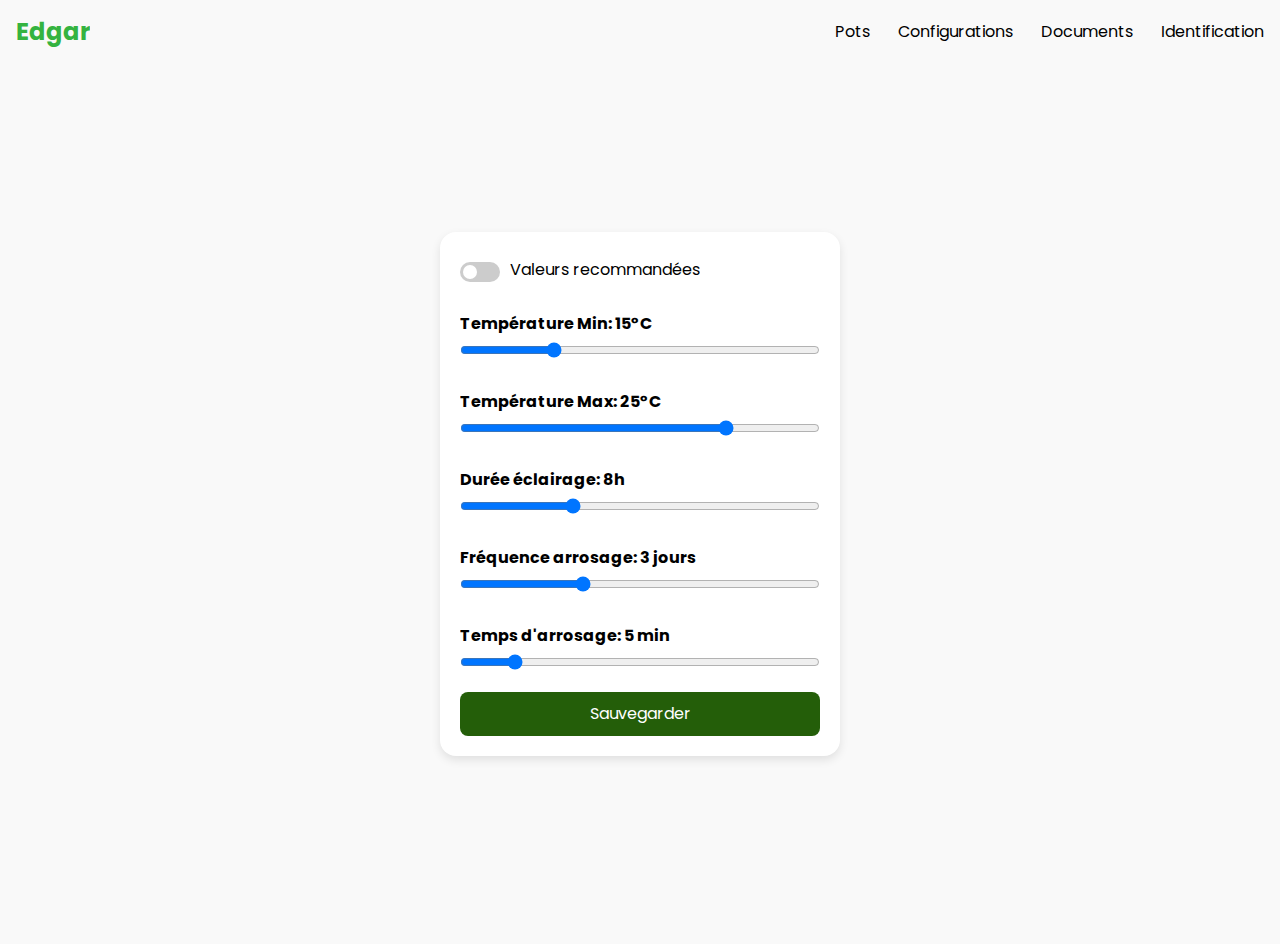
<file: config.html>
<!DOCTYPE html>
<html lang="fr">
  <head>
    <meta charset="UTF-8" />
    <meta name="viewport" content="width=device-width, initial-scale=1.0" />
    <title>Edgar - Le pot de fleur connecté intelligent</title>
    <link rel="icon" type="image/svg+xml" href="./img/favicon.ico" />
    <link
      href="https://fonts.googleapis.com/css2?family=Poppins:wght@400;700&display=swap"
      rel="stylesheet"
    />
    <link rel="stylesheet" href="./styles/styles_vitrine.css" />
    <style>
      html {
        background-color: #f9f9f9;
      }
      .body {
        font-family: "Poppins", sans-serif;
        background-color: #f9f9f9;
        display: flex;
        justify-content: center;
        align-items: center;
        height: 100vh;
        margin: 0 auto;
        flex-direction: column;
        margin-top: -20px;
        margin-bottom: -75px;
      }

      .card {
        margin-left: 40px;
        margin-right: 40px;
        background-color: white;
        border-radius: 16px;
        box-shadow: 0 4px 10px rgba(0, 0, 0, 0.1);
        padding: 20px;
        width: 400px;
        max-width: 90%;
      }

      h1 {
        text-align: center;
      }

      h2 {
        text-align: left;
      }

      .switch-container {
        display: flex;
        align-items: center;
        justify-content: flex-start;
        gap: 10px;
        margin-bottom: 15px;
      }

      .switch {
        position: relative;
        display: inline-block;
        width: 40px;
        height: 20px;
        overflow: hidden;
      }

      .switch input {
        opacity: 0;
        width: 0;
        height: 0;
      }

      .slider {
        position: absolute;
        cursor: pointer;
        top: 0;
        left: 0;
        right: 0;
        bottom: 0;
        background-color: #ccc;
        border-radius: 20px;
        transition: 0.4s;
      }

      .slider:before {
        position: absolute;
        content: "";
        height: 14px;
        width: 14px;
        left: 3px;
        bottom: 3px;
        background-color: white;
        border-radius: 50%;
        transition: 0.4s;
      }

      input:checked + .slider {
        background-color: #245e09;
      }

      input:checked + .slider:before {
        transform: translateX(20px);
      }

      .slider-container {
        margin-bottom: 15px;
      }

      label {
        display: block;
        margin-bottom: 5px;
        font-weight: bold;
      }

      input[type="range"] {
        width: 100%;
      }

      button {
        display: block;
        width: 100%;
        padding: 10px;
        margin-top: 10px;
        border: none;
        background-color: #245e09;
        color: white;
        border-radius: 8px;
        cursor: pointer;
        align-self: flex-start;
      }

      button:hover {
        background-color: #207736;
      }

      .card img {
        width: 100%;
        border-radius: 8px;
        background-color: #eaeaea;
      }

      .title-container {
        display: flex;
        align-items: center;
        justify-content: space-between;
        gap: 10px;
      }

      .title-container h2 {
        margin: 0;
        font-size: 1.5em;
        color: #245e09;
      }

      .icon-hover {
        cursor: pointer;
        transition: transform 0.3s, color 0.3s;
      }

      .icon-hover:hover {
        transform: scale(1.2);
        color: #207736;
      }

      .details {
        display: flex;
        flex-direction: column;
        justify-content: space-between;
      }

      .details h2 {
        margin: 0;
        font-size: 1.5em;
        color: #245e09;
      }

      .details p {
        margin: 5px 0;
        color: #666;
      }

      .metrics {
        display: grid;
        grid-template-columns: repeat(2, 1fr);
        gap: 10px;
        margin-top: 20px;
      }

      .metric {
        width: 90%;
        height: 100px;
        background-color: #f4f4f4;
        padding: 10px;
        border-radius: 8px;
        text-align: center;
      }

      .metric p {
        height: 30px;
        margin-top: 10px;
        color: #666;
      }

      .metric svg {
        display: inline;
        margin-bottom: 0;
        margin-right: 7px;
      }

      .metric span {
        display: block;
        font-size: 1.2em;
        font-weight: bold;
        color: #245e09;
      }

      .status {
        margin-top: 10px;
        display: flex;
        justify-content: space-between;
        align-items: center;
      }

      .status .optimal {
        background-color: #c6ffd3;
        padding: 5px 10px;
        border-radius: 30px;
        color: #207736;
        font-size: 12px;
      }

      .status .date {
        color: #666;
        font-size: 0.9em;
      }

      .mobile-nav {
        position: fixed;
        bottom: 0;
        left: 0;
        width: 100%;
        background-color: white;
        box-shadow: 0 -2px 5px rgba(0, 0, 0, 0.1);
        display: none;
        justify-content: space-around;
        padding: 10px 0;
        z-index: 1000;
      }

      .mobile-nav a {
        display: flex;
        flex-direction: column;
        align-items: center;
        text-decoration: none;
        color: #9c9c9c;
        font-size: 12px;
        transition: color 0.3s;
      }

      .mobile-nav a:hover {
        color: #207736;
      }

      .mobile-nav svg {
        width: 24px;
        height: 24px;
        margin-bottom: 4px;
      }

      .mobile-nav a.active {
        color: #207736;
        font-weight: bold;
      }

      .mobile-nav a.active svg {
        stroke: #207736;
      }

      /* Responsive styles */
      @media (max-width: 768px) {
        .body {
          height: auto;
          padding-top: 20px;
          min-height: 100vh;
          padding-bottom: 80px;
          justify-content: flex-start;
        }

        .card {
          grid-template-columns: 1fr;
          display: flex;
          flex-direction: column;
          margin: auto;
        }

        .metrics {
          grid-template-columns: 1fr 1fr;
        }

        .container {
          display: none;
        }

        .mobile-nav {
          display: flex;
        }

        .container {
          display: none;
        }

        .metric svg {
          display: none;
        }
      }
    </style>
  </head>

  <body class="no-scroll">
    <nav class="container mx-auto px-4 py-4 flex justify-between items-center">
      <a href="./" class="text-2xl font-bold text-edgar-green">Edgar</a>
      <div class="space-x-6">
        <a href="./pot.html" class="hover:text-edgar-green transition-colors"
          >Pots</a
        >
        <a href="./config.html" class="hover:text-edgar-green transition-colors"
          >Configurations</a
        >
        <a href="./docs.html" class="hover:text-edgar-green transition-colors"
          >Documents</a
        >
        <a href="./scan.html" class="hover:text-edgar-green transition-colors"
          >Identification</a
        >
      </div>
    </nav>
    <div class="body">
      <div class="card">
        <div class="switch-container">
          <label class="switch">
            <input
              type="checkbox"
              id="recommendedSwitch"
              onclick="toggleRecommendedValues()"
            />
            <span class="slider"></span>
          </label>
          <span>Valeurs recommandées</span>
        </div>
        <div class="slider-container">
          <label>Température Min: <span id="tempMinValue">15</span>°C</label>
          <input
            type="range"
            id="tempMin"
            min="10"
            max="30"
            value="15"
            oninput="updateValue('tempMin')"
          />
        </div>
        <div class="slider-container">
          <label>Température Max: <span id="tempMaxValue">25</span>°C</label>
          <input
            type="range"
            id="tempMax"
            min="10"
            max="30"
            value="25"
            oninput="updateValue('tempMax')"
          />
        </div>
        <div class="slider-container">
          <label
            >Durée éclairage: <span id="lightDurationValue">8</span>h</label
          >
          <input
            type="range"
            id="lightDuration"
            min="1"
            max="24"
            value="8"
            oninput="updateValue('lightDuration')"
          />
        </div>
        <div class="slider-container">
          <label
            >Fréquence arrosage:
            <span id="wateringFreqValue">3</span> jours</label
          >
          <input
            type="range"
            id="wateringFreq"
            min="1"
            max="7"
            value="3"
            oninput="updateValue('wateringFreq')"
          />
        </div>
        <div class="slider-container">
          <label
            >Temps d'arrosage: <span id="wateringTimeValue">5</span> min</label
          >
          <input
            type="range"
            id="wateringTime"
            min="1"
            max="30"
            value="5"
            oninput="updateValue('wateringTime')"
          />
        </div>
        <button onclick="saveSettings()">Sauvegarder</button>
      </div>
    </div>
    <div class="mobile-nav">
      <a href="./pot.html">
        <svg
          xmlns="http://www.w3.org/2000/svg"
          width="24"
          height="24"
          viewBox="0 0 24 24"
          fill="none"
          stroke="currentColor"
          stroke-width="2"
          stroke-linecap="round"
          stroke-linejoin="round"
          class="lucide lucide-house"
        >
          <path d="M15 21v-8a1 1 0 0 0-1-1h-4a1 1 0 0 0-1 1v8" />
          <path
            d="M3 10a2 2 0 0 1 .709-1.528l7-5.999a2 2 0 0 1 2.582 0l7 5.999A2 2 0 0 1 21 10v9a2 2 0 0 1-2 2H5a2 2 0 0 1-2-2z"
          />
        </svg>
        Pots
      </a>
      <a href="./config.html" class="active">
        <svg
          xmlns="http://www.w3.org/2000/svg"
          width="24"
          height="24"
          viewBox="0 0 24 24"
          fill="none"
          stroke="currentColor"
          stroke-width="2"
          stroke-linecap="round"
          stroke-linejoin="round"
          class="lucide lucide-settings-2"
        >
          <path d="M20 7h-9" />
          <path d="M14 17H5" />
          <circle cx="17" cy="17" r="3" />
          <circle cx="7" cy="7" r="3" />
        </svg>
        Config
      </a>
      <a href="./docs.html">
        <svg
          xmlns="http://www.w3.org/2000/svg"
          width="24"
          height="24"
          viewBox="0 0 24 24"
          fill="none"
          stroke="currentColor"
          stroke-width="2"
          stroke-linecap="round"
          stroke-linejoin="round"
          class="lucide lucide-book-open"
        >
          <path d="M12 7v14" />
          <path
            d="M3 18a1 1 0 0 1-1-1V4a1 1 0 0 1 1-1h5a4 4 0 0 1 4 4 4 4 0 0 1 4-4h5a1 1 0 0 1 1 1v13a1 1 0 0 1-1 1h-6a3 3 0 0 0-3 3 3 3 0 0 0-3-3z"
          />
        </svg>
        Docs
      </a>
      <a href="./scan.html">
        <svg
          xmlns="http://www.w3.org/2000/svg"
          width="24"
          height="24"
          viewBox="0 0 24 24"
          fill="none"
          stroke="currentColor"
          stroke-width="2"
          stroke-linecap="round"
          stroke-linejoin="round"
          class="lucide lucide-scan-search"
        >
          <path d="M3 7V5a2 2 0 0 1 2-2h2" />
          <path d="M17 3h2a2 2 0 0 1 2 2v2" />
          <path d="M21 17v2a2 2 0 0 1-2 2h-2" />
          <path d="M7 21H5a2 2 0 0 1-2-2v-2" />
          <circle cx="12" cy="12" r="3" />
          <path d="m16 16-1.9-1.9" />
        </svg>
        Scan
      </a>
    </div>
    <script>
      const recommendedValues = {
        tempMin: 18,
        tempMax: 24,
        lightDuration: 10,
        wateringFreq: 2,
        wateringTime: 7,
      };

      function updateValue(id) {
        document.getElementById(id + "Value").innerText =
          document.getElementById(id).value;
      }

      function toggleRecommendedValues() {
        const isChecked = document.getElementById("recommendedSwitch").checked;
        for (let key in recommendedValues) {
          let slider = document.getElementById(key);
          if (isChecked) {
            slider.value = recommendedValues[key];
            slider.disabled = true;
            document.getElementById(key + "Value").innerText =
              recommendedValues[key];
          } else {
            slider.disabled = false;
          }
        }
      }

      function saveSettings() {
        alert("Paramètres sauvegardés !");
      }
    </script>
  </body>
</html>
</file>
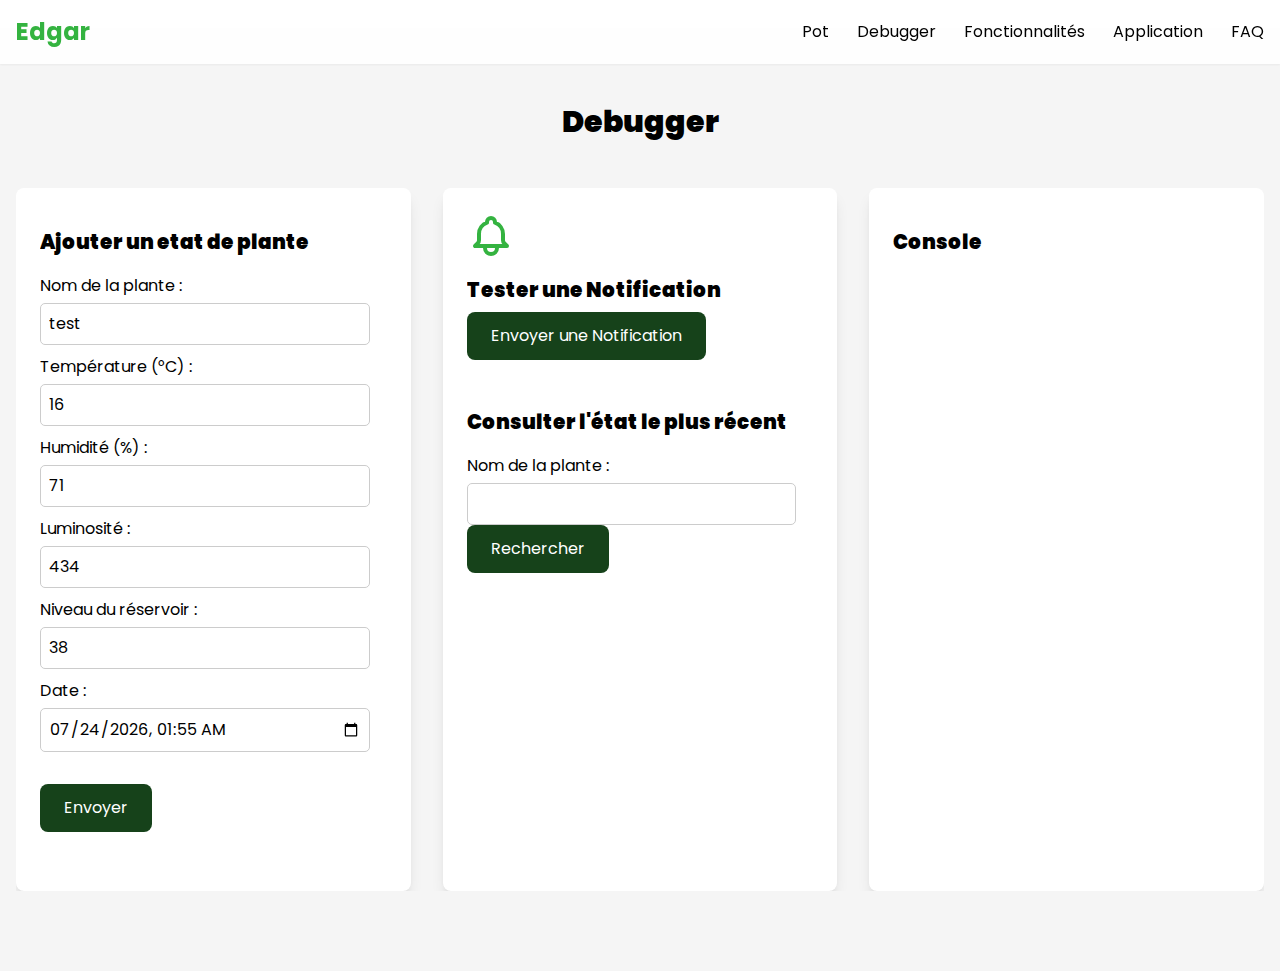
<file: debug.html>
<!DOCTYPE html>
<html lang="fr">
  <head>
    <meta charset="UTF-8" />
    <meta http-equiv="X-UA-Compatible" content="IE=edge" />
    <meta name="viewport" content="width=device-width, initial-scale=1.0" />
    <title>Gestion de l'état des plantes</title>
    <!-- PWA -->
    <link rel="manifest" href="./manifest.json" />
    <link rel="icon" type="image/svg+xml" href="./img/favicon.ico" />
    <meta name="apple-mobile-web-app-status-bar" content="white" />
    <meta name="theme-color" content="white" />
    <link
      href="https://fonts.googleapis.com/css2?family=Poppins:wght@400;700&display=swap"
      rel="stylesheet"
    />
    <link rel="stylesheet" href="./styles/styles_vitrine.css" />
  </head>

  <body>
    <header class="fixed w-full bg-white/90 backdrop-blur-sm z-50 shadow-sm">
      <nav
        class="container mx-auto px-4 py-4 flex justify-between items-center"
      >
        <a href="./" class="text-2xl font-bold text-edgar-green">Edgar</a>
        <div class="space-x-6">
          <a href="./pot.html" class="hover:text-edgar-green transition-colors"
            >Pot</a
          >
          <a
            href="./debug.html"
            class="hover:text-edgar-green transition-colors"
            >Debugger</a
          >
          <a
            href="./index.html#features"
            class="hover:text-edgar-green transition-colors"
            >Fonctionnalités</a
          >
          <a
            href="./index.html#app"
            class="hover:text-edgar-green transition-colors"
            >Application</a
          >
          <a
            href="./index.html#faq"
            class="hover:text-edgar-green transition-colors"
            >FAQ</a
          >
        </div>
      </nav>
    </header>
    <br />

    <!-- Section pour container -->
    <section id="features" class="py-20 bg-edgar-gray">
      <div class="container mx-auto px-4">
        <h2 class="text-3xl font-bold text-center mb-12" data-aos="fade-up">
          <b>Debugger</b>
        </h2>
        <div class="grid grid-cols-1 md:grid-cols-3 gap-8">
          <div
            class="bg-white p-6 rounded-lg shadow-lg"
            data-aos="fade-up"
            data-aos-delay="100"
          >
            <div class="text-edgar-green mb-4"></div>
            <!--  -->
            <h3 class="text-xl font-bold mb-2">
              <b>Ajouter un etat de plante </b>
            </h3>
            <form id="etatGlobalForm">
              <label for="nom">Nom de la plante :</label>
              <input type="text" id="nom" name="nom" required />

              <label for="temperature">Température (°C) :</label>
              <input
                type="number"
                id="temperature"
                name="temperature"
                required
              />

              <label for="humidite">Humidité (%) :</label>
              <input type="number" id="humidite" name="humidite" required />

              <label for="luminosite">Luminosité :</label>
              <input type="number" id="luminosite" name="luminosite" required />

              <label for="reservoir">Niveau du réservoir :</label>
              <input type="number" id="reservoir" name="reservoir" required />

              <label for="date">Date :</label>
              <input type="datetime-local" id="date" name="date" required />

              <p class="text-xl text-gray-600 mb-8"></p>

              <form class="flex gap-4 max-w-md">
                <button
                  type="submit"
                  class="bg-edgar-green text-white px-6 py-3 rounded-lg hover:bg-edgar-green/90 transition-colors"
                >
                  Envoyer
                </button>
                <div id="etatGlobalResult"></div>
              </form>
            </form>
          </div>
          <div
            class="bg-white p-6 rounded-lg shadow-lg"
            data-aos="fade-up"
            data-aos-delay="200"
          >
            <div class="text-edgar-green mb-4">
              <svg
                class="w-12 h-12"
                fill="none"
                stroke="currentColor"
                viewBox="0 0 24 24"
              >
                <path
                  stroke-linecap="round"
                  stroke-linejoin="round"
                  stroke-width="2"
                  d="M15 17h5l-1.405-1.405A2.032 2.032 0 0118 14.158V11a6.002 6.002 0 00-4-5.659V5a2 2 0 10-4 0v.341C7.67 6.165 6 8.388 6 11v3.159c0 .538-.214 1.055-.595 1.436L4 17h5m6 0v1a3 3 0 11-6 0v-1m6 0H9"
                ></path>
              </svg>
            </div>
            <!--  -->
            <h3 class="text-xl font-bold mb-2">
              <b>Tester une Notification</b>
            </h3>
            <form class="flex gap-4 max-w-md">
              <button
                id="notificationButton"
                class="bg-edgar-green text-white px-6 py-3 rounded-lg hover:bg-edgar-green/90 transition-colors"
              >
                Envoyer une Notification
              </button>
            </form>
            <br />
            <br />
            <h3 class="text-xl font-bold mb-2">
              <b>Consulter l'état le plus récent</b>
            </h3>
            <form id="lastRechercheForm">
              <label for="nomRecherche">Nom de la plante :</label>
              <input type="text" id="nomRecherche" name="nom" required />

              <form class="flex gap-4 max-w-md">
                <button
                  type="submit"
                  class="bg-edgar-green text-white px-6 py-3 rounded-lg hover:bg-edgar-green/90 transition-colors"
                >
                  Rechercher
                </button>
              </form>
            </form>
            <div id="lastRechercheResult"></div>
          </div>
          <div
            class="bg-white p-6 rounded-lg shadow-lg"
            data-aos="fade-up"
            data-aos-delay="300"
          >
            <div class="text-edgar-green mb-4"></div>
            <!--  -->
            <h3 class="text-xl font-bold mb-2"><b>Console</b></h3>
          </div>
        </div>
      </div>
    </section>

    <script src="./scripts/script.js"></script>
    <script src="./scripts/app.js"></script>
  </body>
</html>
</file>
<file: styles/styles_vitrine.css>
*,
::before,
::after {
  --tw-border-spacing-x: 0;
  --tw-border-spacing-y: 0;
  --tw-translate-x: 0;
  --tw-translate-y: 0;
  --tw-rotate: 0;
  --tw-skew-x: 0;
  --tw-skew-y: 0;
  --tw-scale-x: 1;
  --tw-scale-y: 1;
  --tw-pan-x: ;
  --tw-pan-y: ;
  --tw-pinch-zoom: ;
  --tw-scroll-snap-strictness: proximity;
  --tw-gradient-from-position: ;
  --tw-gradient-via-position: ;
  --tw-gradient-to-position: ;
  --tw-ordinal: ;
  --tw-slashed-zero: ;
  --tw-numeric-figure: ;
  --tw-numeric-spacing: ;
  --tw-numeric-fraction: ;
  --tw-ring-inset: ;
  --tw-ring-offset-width: 0px;
  --tw-ring-offset-color: #fff;
  --tw-ring-color: rgb(59 130 246 / 0.5);
  --tw-ring-offset-shadow: 0 0 #0000;
  --tw-ring-shadow: 0 0 #0000;
  --tw-shadow: 0 0 #0000;
  --tw-shadow-colored: 0 0 #0000;
  --tw-blur: ;
  --tw-brightness: ;
  --tw-contrast: ;
  --tw-grayscale: ;
  --tw-hue-rotate: ;
  --tw-invert: ;
  --tw-saturate: ;
  --tw-sepia: ;
  --tw-drop-shadow: ;
  --tw-backdrop-blur: ;
  --tw-backdrop-brightness: ;
  --tw-backdrop-contrast: ;
  --tw-backdrop-grayscale: ;
  --tw-backdrop-hue-rotate: ;
  --tw-backdrop-invert: ;
  --tw-backdrop-opacity: ;
  --tw-backdrop-saturate: ;
  --tw-backdrop-sepia: ;
  --tw-contain-size: ;
  --tw-contain-layout: ;
  --tw-contain-paint: ;
  --tw-contain-style: ;
}

::backdrop {
  --tw-border-spacing-x: 0;
  --tw-border-spacing-y: 0;
  --tw-translate-x: 0;
  --tw-translate-y: 0;
  --tw-rotate: 0;
  --tw-skew-x: 0;
  --tw-skew-y: 0;
  --tw-scale-x: 1;
  --tw-scale-y: 1;
  --tw-pan-x: ;
  --tw-pan-y: ;
  --tw-pinch-zoom: ;
  --tw-scroll-snap-strictness: proximity;
  --tw-gradient-from-position: ;
  --tw-gradient-via-position: ;
  --tw-gradient-to-position: ;
  --tw-ordinal: ;
  --tw-slashed-zero: ;
  --tw-numeric-figure: ;
  --tw-numeric-spacing: ;
  --tw-numeric-fraction: ;
  --tw-ring-inset: ;
  --tw-ring-offset-width: 0px;
  --tw-ring-offset-color: #fff;
  --tw-ring-color: rgb(59 130 246 / 0.5);
  --tw-ring-offset-shadow: 0 0 #0000;
  --tw-ring-shadow: 0 0 #0000;
  --tw-shadow: 0 0 #0000;
  --tw-shadow-colored: 0 0 #0000;
  --tw-blur: ;
  --tw-brightness: ;
  --tw-contrast: ;
  --tw-grayscale: ;
  --tw-hue-rotate: ;
  --tw-invert: ;
  --tw-saturate: ;
  --tw-sepia: ;
  --tw-drop-shadow: ;
  --tw-backdrop-blur: ;
  --tw-backdrop-brightness: ;
  --tw-backdrop-contrast: ;
  --tw-backdrop-grayscale: ;
  --tw-backdrop-hue-rotate: ;
  --tw-backdrop-invert: ;
  --tw-backdrop-opacity: ;
  --tw-backdrop-saturate: ;
  --tw-backdrop-sepia: ;
  --tw-contain-size: ;
  --tw-contain-layout: ;
  --tw-contain-paint: ;
  --tw-contain-style: ;
}

.no-scroll {
  overflow-y: hidden !important;
}

.install-button {
  position: fixed;
  bottom: 20px;
  right: 20px;
  background-color: #007bff;
  color: white;
  border: none;
  padding: 10px 20px;
  border-radius: 5px;
  font-size: 16px;
  box-shadow: 0 4px 6px rgba(0, 0, 0, 0.1);
  cursor: pointer;
  z-index: 1000;
}

.install-button:hover {
  background-color: #0056b3;
}

*,
::before,
::after {
  box-sizing: border-box;
  border-width: 0;
  border-style: solid;
  border-color: #e5e7eb;
}

::before,
::after {
  --tw-content: "";
}

html,
:host {
  line-height: 1.5;
  -webkit-text-size-adjust: 100%;
  -moz-tab-size: 4;
  -o-tab-size: 4;
  tab-size: 4;
  font-family: ui-sans-serif, system-ui, sans-serif, "Apple Color Emoji",
    "Segoe UI Emoji", "Segoe UI Symbol", "Noto Color Emoji";
  font-feature-settings: normal;
  font-variation-settings: normal;
  -webkit-tap-highlight-color: transparent;
}

* {
  overflow-x: hidden;
}

body {
  margin: 0;
  line-height: inherit;
  font-family: "Poppins", sans-serif;
}

label {
  display: block;
  margin-top: 10px;
}

input[type="text"],
input[type="number"],
input[type="datetime-local"] {
  width: 95%;
  padding: 8px;
  margin-top: 5px;
  border-radius: 5px;
  margin-left: 0.1%;
  border: 1px solid #ccc;
}

.button2 {
  margin-top: 25px;
  padding: 10px;
  width: 100%;
  background-color: #34b340;
  color: white;
  border: none;
  border-radius: 4px;
  cursor: pointer;
}

.button2:hover {
  background-color: #34b340;
}

#etatGlobalResult,
#lastRechercheResult {
  margin-top: 15px;
  padding: 10px;
  font-size: 0.9em;
}

hr {
  height: 0;
  color: inherit;
  border-top-width: 1px;
}

abbr:where([title]) {
  -webkit-text-decoration: underline dotted;
  text-decoration: underline dotted;
}

h1,
h2,
h3,
h4,
h5,
h6 {
  font-size: inherit;
  font-weight: inherit;
  overflow: hidden;
}

a {
  color: inherit;
  text-decoration: inherit;
}

b,
strong {
  font-weight: bolder;
}

code,
kbd,
samp,
pre {
  font-family: ui-monospace, SFMono-Regular, Menlo, Monaco, Consolas,
    "Liberation Mono", "Courier New", monospace;
  font-feature-settings: normal;
  font-variation-settings: normal;
  font-size: 1em;
}

small {
  font-size: 80%;
}

sub,
sup {
  font-size: 75%;
  line-height: 0;
  position: relative;
  vertical-align: baseline;
}

sub {
  bottom: -0.25em;
}

sup {
  top: -0.5em;
}

table {
  text-indent: 0;
  border-color: inherit;
  border-collapse: collapse;
}

button,
input,
optgroup,
select,
textarea {
  font-family: inherit;
  font-feature-settings: inherit;
  font-variation-settings: inherit;
  font-size: 100%;
  font-weight: inherit;
  line-height: inherit;
  letter-spacing: inherit;
  color: inherit;
  margin: 0;
  padding: 0;
}

button,
select {
  text-transform: none;
}

button,
input:where([type="button"]),
input:where([type="reset"]),
input:where([type="submit"]) {
  -webkit-appearance: button;
  background-color: transparent;
  background-image: none;
}

:-moz-focusring {
  outline: auto;
}

:-moz-ui-invalid {
  box-shadow: none;
}

progress {
  vertical-align: baseline;
}

::-webkit-inner-spin-button,
::-webkit-outer-spin-button {
  height: auto;
}

[type="search"] {
  -webkit-appearance: textfield;
  outline-offset: -2px;
}

::-webkit-search-decoration {
  -webkit-appearance: none;
}

::-webkit-file-upload-button {
  -webkit-appearance: button;
  font: inherit;
}

summary {
  display: list-item;
}

blockquote,
dl,
dd,
h1,
h2,
h3,
h4,
h5,
h6,
hr,
figure,
p,
pre {
  margin: 0;
}

fieldset {
  margin: 0;
  padding: 0;
}

legend {
  padding: 0;
}

ol,
ul,
menu {
  list-style: none;
  margin: 0;
  padding: 0;
}

dialog {
  padding: 0;
}

textarea {
  resize: vertical;
}

input::-moz-placeholder,
textarea::-moz-placeholder {
  opacity: 1;
  color: #9ca3af;
}

input::placeholder,
textarea::placeholder {
  opacity: 1;
  color: #9ca3af;
}

button,
[role="button"] {
  cursor: pointer;
}

:disabled {
  cursor: default;
}

img,
svg,
video,
canvas,
audio,
iframe,
embed,
object {
  display: block;
  vertical-align: middle;
}

img,
video {
  max-width: 100%;
  height: auto;
}

[hidden]:where(:not([hidden="until-found"])) {
  display: none;
}

.container {
  width: 100%;
  overflow-y: hidden;
}

@media (min-width: 640px) {
  .container {
    max-width: 640px;
  }
}

@media (min-width: 768px) {
  .container {
    max-width: 768px;
  }
}

@media (min-width: 1024px) {
  .container {
    max-width: 1024px;
  }
}

@media (min-width: 1280px) {
  .container {
    max-width: 1280px;
  }
}

@media (min-width: 1536px) {
  .container {
    max-width: 1536px;
  }
}

.sr-only {
  position: absolute;
  width: 1px;
  height: 1px;
  padding: 0;
  margin: -1px;
  overflow: hidden;
  clip: rect(0, 0, 0, 0);
  white-space: nowrap;
  border-width: 0;
}

.fixed {
  position: fixed;
}

.z-50 {
  z-index: 50;
}

.mx-auto {
  margin-left: auto;
  margin-right: auto;
}

.mb-12 {
  margin-bottom: 3rem;
}

.mb-2 {
  margin-bottom: 0.5rem;
}

.mb-4 {
  margin-bottom: 1rem;
}

.mb-6 {
  margin-bottom: 1.5rem;
}

.mb-8 {
  margin-bottom: 2rem;
}

.mt-20 {
  margin-top: 5rem;
}

.mt-8 {
  margin-top: 2rem;
}

.flex {
  display: flex;
}

.grid {
  display: grid;
}

.h-12 {
  height: 3rem;
}

.h-6 {
  height: 1.5rem;
}

.w-12 {
  width: 3rem;
}

.w-6 {
  width: 1.5rem;
}

.w-full {
  width: 100%;
}

.max-w-3xl {
  max-width: 48rem;
}

.max-w-lg {
  max-width: 32rem;
}

.max-w-md {
  max-width: 28rem;
}

.flex-1 {
  flex: 1 1 0%;
}

.grid-cols-1 {
  grid-template-columns: repeat(1, minmax(0, 1fr));
}

.items-center {
  align-items: center;
}

.justify-between {
  justify-content: space-between;
}

.gap-12 {
  gap: 3rem;
}

.gap-4 {
  gap: 1rem;
}

.gap-8 {
  gap: 2rem;
}

.space-x-4 > :not([hidden]) ~ :not([hidden]) {
  --tw-space-x-reverse: 0;
  margin-right: calc(1rem * var(--tw-space-x-reverse));
  margin-left: calc(1rem * calc(1 - var(--tw-space-x-reverse)));
}

.space-x-6 > :not([hidden]) ~ :not([hidden]) {
  --tw-space-x-reverse: 0;
  margin-right: calc(1.5rem * var(--tw-space-x-reverse));
  margin-left: calc(1.5rem * calc(1 - var(--tw-space-x-reverse)));
}

.space-y-2 > :not([hidden]) ~ :not([hidden]) {
  --tw-space-y-reverse: 0;
  margin-top: calc(0.5rem * calc(1 - var(--tw-space-y-reverse)));
  margin-bottom: calc(0.5rem * var(--tw-space-y-reverse));
}

.space-y-6 > :not([hidden]) ~ :not([hidden]) {
  --tw-space-y-reverse: 0;
  margin-top: calc(1.5rem * calc(1 - var(--tw-space-y-reverse)));
  margin-bottom: calc(1.5rem * var(--tw-space-y-reverse));
}

.rounded-lg {
  border-radius: 0.5rem;
}

.border {
  border-width: 1px;
}

.border-t {
  border-top-width: 1px;
}

.border-gray-200 {
  --tw-border-opacity: 1;
  border-color: rgb(229 231 235 / var(--tw-border-opacity, 1));
}

.bg-edgar-gray {
  --tw-bg-opacity: 1;
  background-color: rgb(245 245 245 / var(--tw-bg-opacity, 1));
}

.bg-edgar-green {
  --tw-bg-opacity: 1;
  background-color: rgb(22 66 26 / var(--tw-bg-opacity, 1));
}

.bg-edgar-orange {
  --tw-bg-opacity: 1;
  background-color: rgb(52 179 64 / var(--tw-bg-opacity, 1));
}

.bg-white {
  --tw-bg-opacity: 1;
  background-color: rgb(255 255 255 / var(--tw-bg-opacity, 1));
}

.bg-white\/90 {
  background-color: rgb(255 255 255 / 0.9);
}

.p-6 {
  padding: 1.5rem;
}

.px-4 {
  padding-left: 1rem;
  padding-right: 1rem;
}

.px-6 {
  padding-left: 1.5rem;
  padding-right: 1.5rem;
}

.py-20 {
  padding-top: 5rem;
  padding-bottom: 5rem;
}

.py-3 {
  padding-top: 0.75rem;
  padding-bottom: 0.75rem;
}

.py-4 {
  padding-top: 1rem;
  padding-bottom: 1rem;
}

.py-8 {
  padding-top: 2rem;
  padding-bottom: 2rem;
}

.pb-20 {
  padding-bottom: 5rem;
}

.pt-32 {
  padding-top: 8rem;
}

.pt-8 {
  padding-top: 2rem;
}

.text-center {
  text-align: center;
}

.font-poppins {
  font-family: Poppins, sans-serif;
}

.text-2xl {
  font-size: 1.5rem;
  line-height: 2rem;
}

.text-3xl {
  font-size: 1.875rem;
  line-height: 2.25rem;
}

.text-5xl {
  font-size: 3rem;
  line-height: 1.2;
}

.text-xl {
  font-size: 1.25rem;
  line-height: 1.75rem;
}

.font-bold {
  font-weight: 700;
}

.text-edgar-green {
  --tw-text-opacity: 1;
  color: rgb(52 179 64 / var(--tw-text-opacity, 1));
}

.text-gray-600 {
  --tw-text-opacity: 1;
  color: rgb(75 85 99 / var(--tw-text-opacity, 1));
}

.text-gray-900 {
  --tw-text-opacity: 1;
  color: rgb(17 24 39 / var(--tw-text-opacity, 1));
}

.text-white {
  --tw-text-opacity: 1;
  color: rgb(255 255 255 / var(--tw-text-opacity, 1));
}

.shadow-lg {
  --tw-shadow: 0 10px 15px -3px rgb(0 0 0 / 0.1),
    0 4px 6px -4px rgb(0 0 0 / 0.1);
  --tw-shadow-colored: 0 10px 15px -3px var(--tw-shadow-color),
    0 4px 6px -4px var(--tw-shadow-color);
  box-shadow: var(--tw-ring-offset-shadow, 0 0 #0000),
    var(--tw-ring-shadow, 0 0 #0000), var(--tw-shadow);
}

.shadow-sm {
  --tw-shadow: 0 1px 2px 0 rgb(0 0 0 / 0.05);
  --tw-shadow-colored: 0 1px 2px 0 var(--tw-shadow-color);
  box-shadow: var(--tw-ring-offset-shadow, 0 0 #0000),
    var(--tw-ring-shadow, 0 0 #0000), var(--tw-shadow);
}

.backdrop-blur-sm {
  --tw-backdrop-blur: blur(4px);
  -webkit-backdrop-filter: var(--tw-backdrop-blur) var(--tw-backdrop-brightness)
    var(--tw-backdrop-contrast) var(--tw-backdrop-grayscale)
    var(--tw-backdrop-hue-rotate) var(--tw-backdrop-invert)
    var(--tw-backdrop-opacity) var(--tw-backdrop-saturate)
    var(--tw-backdrop-sepia);
  backdrop-filter: var(--tw-backdrop-blur) var(--tw-backdrop-brightness)
    var(--tw-backdrop-contrast) var(--tw-backdrop-grayscale)
    var(--tw-backdrop-hue-rotate) var(--tw-backdrop-invert)
    var(--tw-backdrop-opacity) var(--tw-backdrop-saturate)
    var(--tw-backdrop-sepia);
}

.transition {
  transition-property: color, background-color, border-color,
    text-decoration-color, fill, stroke, opacity, box-shadow, transform, filter,
    -webkit-backdrop-filter;
  transition-property: color, background-color, border-color,
    text-decoration-color, fill, stroke, opacity, box-shadow, transform, filter,
    backdrop-filter;
  transition-property: color, background-color, border-color,
    text-decoration-color, fill, stroke, opacity, box-shadow, transform, filter,
    backdrop-filter, -webkit-backdrop-filter;
  transition-timing-function: cubic-bezier(0.4, 0, 0.2, 1);
  transition-duration: 150ms;
}

.transition-colors {
  transition-property: color, background-color, border-color,
    text-decoration-color, fill, stroke;
  transition-timing-function: cubic-bezier(0.4, 0, 0.2, 1);
  transition-duration: 150ms;
}

.hover\:bg-edgar-green\/90:hover {
  background-color: #34b340;
}

.hover\:bg-edgar-orange\/90:hover {
  background-color: rgb(255 127 80 / 0.9);
}

.hover\:text-edgar-green:hover {
  --tw-text-opacity: 1;
  color: rgb(52 179 64 / var(--tw-text-opacity, 1));
}

.focus\:outline-none:focus {
  outline: 2px solid transparent;
  outline-offset: 2px;
}

.focus\:ring-2:focus {
  --tw-ring-offset-shadow: var(--tw-ring-inset) 0 0 0
    var(--tw-ring-offset-width) var(--tw-ring-offset-color);
  --tw-ring-shadow: var(--tw-ring-inset) 0 0 0
    calc(2px + var(--tw-ring-offset-width)) var(--tw-ring-color);
  box-shadow: var(--tw-ring-offset-shadow), var(--tw-ring-shadow),
    var(--tw-shadow, 0 0 #0000);
}

.focus\:ring-edgar-green:focus {
  --tw-ring-opacity: 1;
  --tw-ring-color: rgb(52 179 64 / var(--tw-ring-opacity, 1));
}

.start-button {
  margin-left: 10px;
  display: inline-flex;
  align-items: center;
  justify-content: center;
  height: 3.1rem;
  padding-left: 1.2rem;
  padding-right: 1.2rem;
  font-size: 1rem;
  font-weight: 500;
  border-radius: 0.375rem; /* Bord arrondi */
  background-color: rgba(52, 179, 64, 1);
  color: rgb(240, 237, 237);
  backdrop-filter: blur(4px); /* Effet de flou */
  transition: background-color 0.15s ease-in-out;
}

.start-button:hover {
  background-color: rgb(64, 201, 77);
}

.start-button svg {
  margin-left: 8px;
}

.download-button {
  display: inline-flex;
  align-items: center;
  justify-content: center;
  height: 3.1rem;
  padding-left: 1.2rem;
  padding-right: 1.2rem;
  font-size: 0.875rem; /* 14px */
  line-height: 1.25rem;
  font-weight: 500;
  border-radius: 0.375rem; /* Bord arrondi */
  border: 1px solid rgba(198, 205, 197, 1); /* Bordure fine */
  background-color: rgba(224, 224, 224, 0.1); /* Fond semi-transparent */
  color: rgb(158, 158, 158);
  backdrop-filter: blur(4px); /* Effet de flou */
  transition: background-color 0.15s ease-in-out;
}

.download-button svg {
  margin-left: 8px;
}

.download-button:hover {
  background-color: rgba(
    139,
    139,
    139,
    0.2
  ); /* Changement de couleur au survol */
}

@media (min-width: 768px) {
  .md\:grid-cols-2 {
    grid-template-columns: repeat(2, minmax(0, 1fr));
  }

  .md\:grid-cols-3 {
    grid-template-columns: repeat(3, minmax(0, 1fr));
  }
}

@media (max-width: 768px) {
  .desktop-nav {
    display: none !important;
  }

  body {
    padding-top: 0 !important; /* Enlève tout padding en haut */
  }

  .container {
    margin-top: 0 !important; /* Évite tout espace vide en haut */
  }

  section:first-of-type {
    padding-top: 50px !important; /* Ajoute un petit espace si nécessaire */
  }

  .start-button {
    width: 60%;
  }

  .download-button {
    width: 40%;
  }
}
</file>
